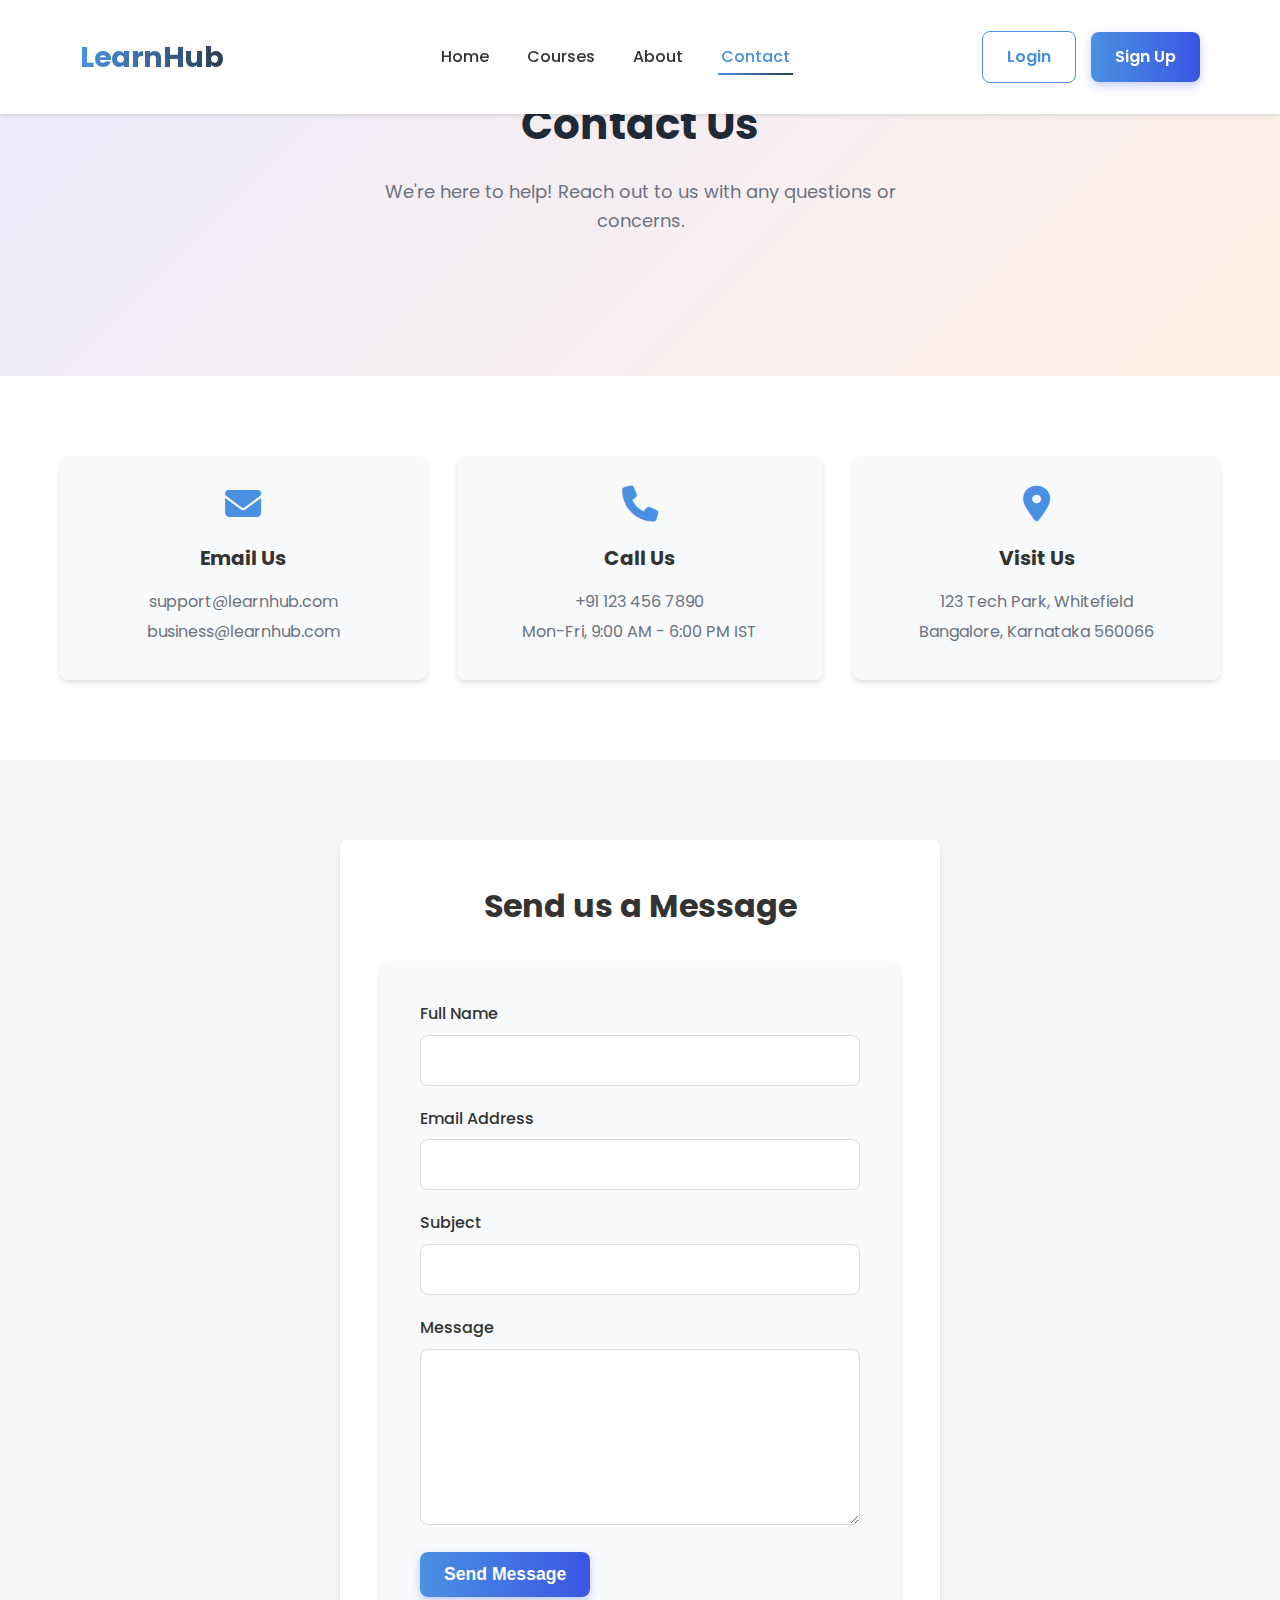
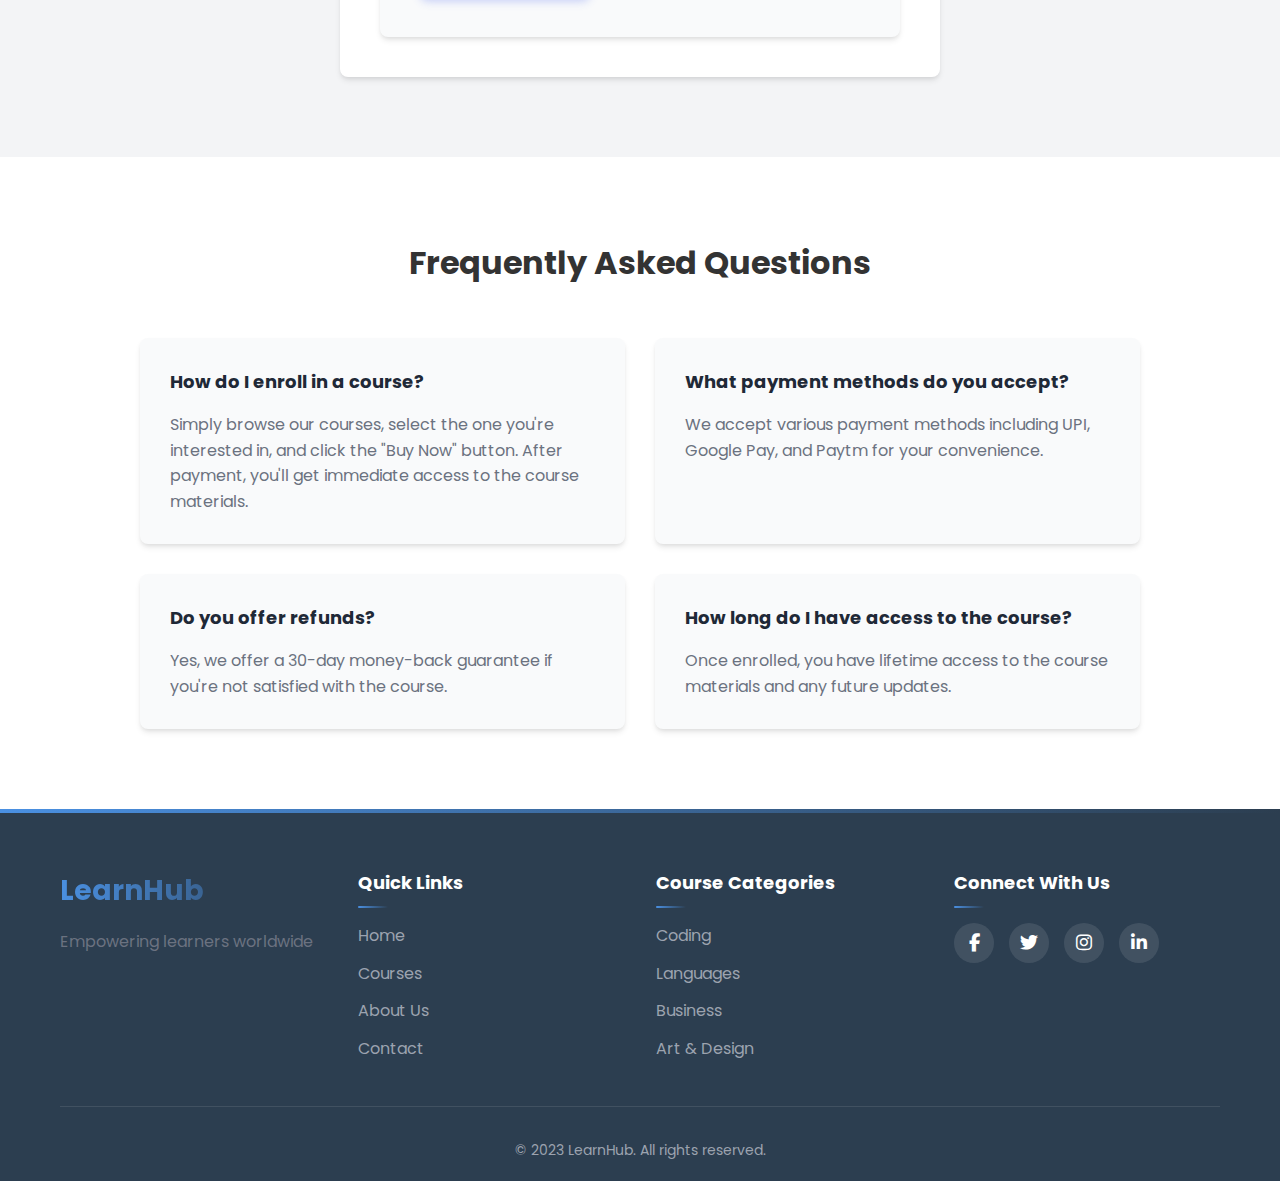
<file: contact.html>
<!DOCTYPE html>
<html lang="en">
<head>
    <meta charset="UTF-8">
    <meta name="viewport" content="width=device-width, initial-scale=1.0">
    <title>Contact Us - LearnHub</title>
    <link rel="stylesheet" href="css/styles.css">
    <link rel="stylesheet" href="https://cdnjs.cloudflare.com/ajax/libs/font-awesome/6.4.0/css/all.min.css">
    <link href="https://fonts.googleapis.com/css2?family=Poppins:wght@300;400;500;600;700&display=swap" rel="stylesheet">
</head>
<body>
    <header>
        <nav class="navbar">
            <div class="container">
                <div class="logo">
                    <h1>LearnHub</h1>
                </div>
                <div class="nav-links">
                    <ul>
                        <li><a href="index.html">Home</a></li>
                        <li><a href="courses.html">Courses</a></li>
                        <li><a href="about.html">About</a></li>
                        <li><a href="contact.html" class="active">Contact</a></li>
                    </ul>
                </div>
                <div class="auth-buttons">
                    <a href="login.html" class="btn btn-login">Login</a>
                    <a href="signup.html" class="btn btn-signup">Sign Up</a>
                </div>
                <div class="menu-toggle">
                    <i class="fas fa-bars"></i>
                </div>
            </div>
        </nav>
    </header>

    <section class="contact-hero">
        <div class="container">
            <div class="section-header">
                <h1>Contact Us</h1>
                <p>We're here to help! Reach out to us with any questions or concerns.</p>
            </div>
        </div>
    </section>

    <section class="contact-info">
        <div class="container">
            <div class="contact-grid">
                <div class="contact-card">
                    <i class="fas fa-envelope"></i>
                    <h3>Email Us</h3>
                    <p>support@learnhub.com</p>
                    <p>business@learnhub.com</p>
                </div>
                <div class="contact-card">
                    <i class="fas fa-phone"></i>
                    <h3>Call Us</h3>
                    <p>+91 123 456 7890</p>
                    <p>Mon-Fri, 9:00 AM - 6:00 PM IST</p>
                </div>
                <div class="contact-card">
                    <i class="fas fa-map-marker-alt"></i>
                    <h3>Visit Us</h3>
                    <p>123 Tech Park, Whitefield</p>
                    <p>Bangalore, Karnataka 560066</p>
                </div>
            </div>
        </div>
    </section>

    <section class="contact-form-section">
        <div class="container">
            <div class="form-container">
                <h2>Send us a Message</h2>
                <form class="contact-form" id="contactForm">
                    <div class="form-group">
                        <label for="name">Full Name</label>
                        <input type="text" id="name" name="name" required>
                    </div>
                    <div class="form-group">
                        <label for="email">Email Address</label>
                        <input type="email" id="email" name="email" required>
                    </div>
                    <div class="form-group">
                        <label for="subject">Subject</label>
                        <input type="text" id="subject" name="subject" required>
                    </div>
                    <div class="form-group">
                        <label for="message">Message</label>
                        <textarea id="message" name="message" rows="6" required></textarea>
                    </div>
                    <button type="submit" class="btn btn-primary">Send Message</button>
                </form>
            </div>
        </div>
    </section>

    <section class="faq">
        <div class="container">
            <h2>Frequently Asked Questions</h2>
            <div class="faq-grid">
                <div class="faq-item">
                    <h3>How do I enroll in a course?</h3>
                    <p>Simply browse our courses, select the one you're interested in, and click the "Buy Now" button. After payment, you'll get immediate access to the course materials.</p>
                </div>
                <div class="faq-item">
                    <h3>What payment methods do you accept?</h3>
                    <p>We accept various payment methods including UPI, Google Pay, and Paytm for your convenience.</p>
                </div>
                <div class="faq-item">
                    <h3>Do you offer refunds?</h3>
                    <p>Yes, we offer a 30-day money-back guarantee if you're not satisfied with the course.</p>
                </div>
                <div class="faq-item">
                    <h3>How long do I have access to the course?</h3>
                    <p>Once enrolled, you have lifetime access to the course materials and any future updates.</p>
                </div>
            </div>
        </div>
    </section>

    <footer>
        <div class="container">
            <div class="footer-content">
                <div class="footer-logo">
                    <h2>LearnHub</h2>
                    <p>Empowering learners worldwide</p>
                </div>
                <div class="footer-links">
                    <h3>Quick Links</h3>
                    <ul>
                        <li><a href="index.html">Home</a></li>
                        <li><a href="courses.html">Courses</a></li>
                        <li><a href="about.html">About Us</a></li>
                        <li><a href="contact.html">Contact</a></li>
                    </ul>
                </div>
                <div class="footer-categories">
                    <h3>Course Categories</h3>
                    <ul>
                        <li><a href="courses.html?category=coding">Coding</a></li>
                        <li><a href="courses.html?category=languages">Languages</a></li>
                        <li><a href="courses.html?category=business">Business</a></li>
                        <li><a href="courses.html?category=art">Art & Design</a></li>
                    </ul>
                </div>
                <div class="footer-social">
                    <h3>Connect With Us</h3>
                    <div class="social-icons">
                        <a href="#"><i class="fab fa-facebook-f"></i></a>
                        <a href="#"><i class="fab fa-twitter"></i></a>
                        <a href="#"><i class="fab fa-instagram"></i></a>
                        <a href="#"><i class="fab fa-linkedin-in"></i></a>
                    </div>
                </div>
            </div>
            <div class="footer-bottom">
                <p>&copy; 2023 LearnHub. All rights reserved.</p>
            </div>
        </div>
    </footer>

    <script src="js/script.js"></script>
</body>
</html>
</file>
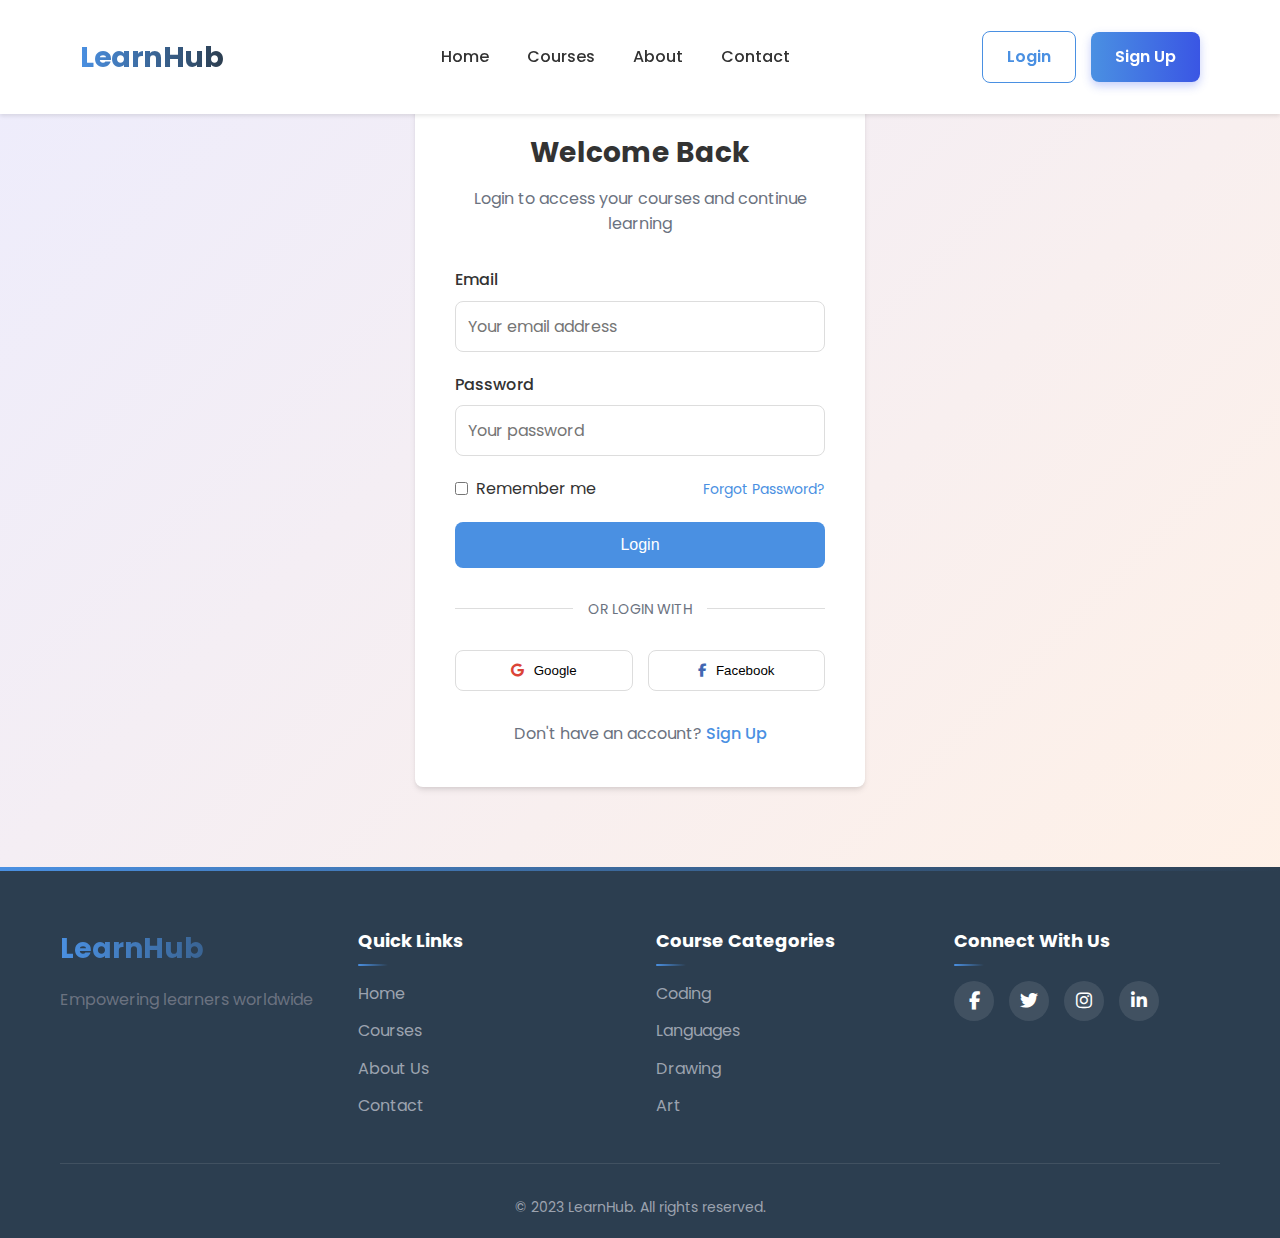
<file: login.html>
<!DOCTYPE html>
<html lang="en">
<head>
    <meta charset="UTF-8">
    <meta name="viewport" content="width=device-width, initial-scale=1.0">
    <title>Login - LearnHub</title>
    <link rel="stylesheet" href="css/styles.css">
    <link rel="stylesheet" href="https://cdnjs.cloudflare.com/ajax/libs/font-awesome/6.4.0/css/all.min.css">
    <link href="https://fonts.googleapis.com/css2?family=Poppins:wght@300;400;500;600;700&display=swap" rel="stylesheet">
    <style>
        .auth-container {
            padding: 80px 0;
            background: linear-gradient(135deg, rgba(79, 70, 229, 0.1) 0%, rgba(249, 115, 22, 0.1) 100%);
            min-height: calc(100vh - 130px);
            display: flex;
            align-items: center;
            justify-content: center;
        }
        
        .auth-card {
            background-color: #fff;
            border-radius: var(--border-radius);
            box-shadow: var(--box-shadow);
            width: 100%;
            max-width: 450px;
            padding: 40px;
        }
        
        .auth-header {
            text-align: center;
            margin-bottom: 30px;
        }
        
        .auth-header h2 {
            font-size: 28px;
            margin-bottom: 10px;
        }
        
        .auth-header p {
            color: var(--gray-color);
        }
        
        .form-group {
            margin-bottom: 20px;
        }
        
        .form-group label {
            display: block;
            margin-bottom: 8px;
            font-weight: 500;
        }
        
        .form-group input {
            width: 100%;
            padding: 12px;
            border: 1px solid #ddd;
            border-radius: var(--border-radius);
            font-family: inherit;
            font-size: 16px;
        }
        
        .form-group input:focus {
            outline: none;
            border-color: var(--primary-color);
        }
        
        .remember-forgot {
            display: flex;
            justify-content: space-between;
            align-items: center;
            margin-bottom: 20px;
        }
        
        .remember-me {
            display: flex;
            align-items: center;
        }
        
        .remember-me input {
            margin-right: 8px;
        }
        
        .forgot-password {
            color: var(--primary-color);
            font-size: 14px;
        }
        
        .auth-btn {
            width: 100%;
            padding: 14px;
            background-color: var(--primary-color);
            color: #fff;
            border: none;
            border-radius: var(--border-radius);
            font-size: 16px;
            font-weight: 500;
            cursor: pointer;
            transition: background-color 0.3s;
        }
        
        .auth-btn:hover {
            background-color: var(--primary-dark);
        }
        
        .auth-divider {
            display: flex;
            align-items: center;
            margin: 30px 0;
        }
        
        .auth-divider::before,
        .auth-divider::after {
            content: "";
            flex: 1;
            height: 1px;
            background-color: #ddd;
        }
        
        .auth-divider span {
            padding: 0 15px;
            color: var(--gray-color);
            font-size: 14px;
        }
        
        .social-login {
            display: grid;
            grid-template-columns: 1fr 1fr;
            gap: 15px;
            margin-bottom: 30px;
        }
        
        .social-btn {
            display: flex;
            align-items: center;
            justify-content: center;
            padding: 12px;
            border-radius: var(--border-radius);
            border: 1px solid #ddd;
            background-color: #fff;
            cursor: pointer;
            transition: all 0.3s;
        }
        
        .social-btn i {
            margin-right: 10px;
        }
        
        .google-btn i {
            color: #DB4437;
        }
        
        .facebook-btn i {
            color: #4267B2;
        }
        
        .social-btn:hover {
            background-color: #f3f4f6;
        }
        
        .auth-footer {
            text-align: center;
            margin-top: 20px;
            color: var(--gray-color);
        }
        
        .auth-footer a {
            color: var(--primary-color);
            font-weight: 500;
        }
    </style>
</head>
<body>
    <header>
        <nav class="navbar">
            <div class="container">
                <div class="logo">
                    <h1>LearnHub</h1>
                </div>
                <div class="nav-links">
                    <ul>
                        <li><a href="index.html">Home</a></li>
                        <li><a href="courses.html">Courses</a></li>
                        <li><a href="#about">About</a></li>
                        <li><a href="#contact">Contact</a></li>
                    </ul>
                </div>
                <div class="auth-buttons">
                    <a href="login.html" class="btn btn-login active">Login</a>
                    <a href="signup.html" class="btn btn-signup">Sign Up</a>
                </div>
                <div class="menu-toggle">
                    <i class="fas fa-bars"></i>
                </div>
            </div>
        </nav>
    </header>

    <section class="auth-container">
        <div class="auth-card">
            <div class="auth-header">
                <h2>Welcome Back</h2>
                <p>Login to access your courses and continue learning</p>
            </div>
            
            <form id="loginForm">
                <div class="form-group">
                    <label for="login-email">Email</label>
                    <input type="email" id="login-email" name="email" placeholder="Your email address" required>
                </div>
                
                <div class="form-group">
                    <label for="login-password">Password</label>
                    <input type="password" id="login-password" name="password" placeholder="Your password" required>
                </div>
                
                <div class="remember-forgot">
                    <div class="remember-me">
                        <input type="checkbox" id="remember" name="remember">
                        <label for="remember">Remember me</label>
                    </div>
                    <a href="#" class="forgot-password">Forgot Password?</a>
                </div>
                
                <button type="submit" class="auth-btn">Login</button>
            </form>
            
            <div class="auth-divider">
                <span>OR LOGIN WITH</span>
            </div>
            
            <div class="social-login">
                <button type="button" id="google-login" class="social-btn google-btn">
                    <i class="fab fa-google"></i> Google
                </button>
                <button type="button" id="facebook-login" class="social-btn facebook-btn">
                    <i class="fab fa-facebook-f"></i> Facebook
                </button>
            </div>
            
            <div class="auth-footer">
                <p>Don't have an account? <a href="signup.html">Sign Up</a></p>
            </div>
        </div>
    </section>

    <footer>
        <div class="container">
            <div class="footer-content">
                <div class="footer-logo">
                    <h2>LearnHub</h2>
                    <p>Empowering learners worldwide</p>
                </div>
                <div class="footer-links">
                    <h3>Quick Links</h3>
                    <ul>
                        <li><a href="index.html">Home</a></li>
                        <li><a href="courses.html">Courses</a></li>
                        <li><a href="#about">About Us</a></li>
                        <li><a href="#contact">Contact</a></li>
                    </ul>
                </div>
                <div class="footer-categories">
                    <h3>Course Categories</h3>
                    <ul>
                        <li><a href="courses.html?category=coding">Coding</a></li>
                        <li><a href="courses.html?category=languages">Languages</a></li>
                        <li><a href="courses.html?category=drawing">Drawing</a></li>
                        <li><a href="courses.html?category=art">Art</a></li>
                    </ul>
                </div>
                <div class="footer-social">
                    <h3>Connect With Us</h3>
                    <div class="social-icons">
                        <a href="#"><i class="fab fa-facebook-f"></i></a>
                        <a href="#"><i class="fab fa-twitter"></i></a>
                        <a href="#"><i class="fab fa-instagram"></i></a>
                        <a href="#"><i class="fab fa-linkedin-in"></i></a>
                    </div>
                </div>
            </div>
            <div class="footer-bottom">
                <p>&copy; 2023 LearnHub. All rights reserved.</p>
            </div>
        </div>
    </footer>

    <script src="js/script.js"></script>
</body>
</html>
</file>
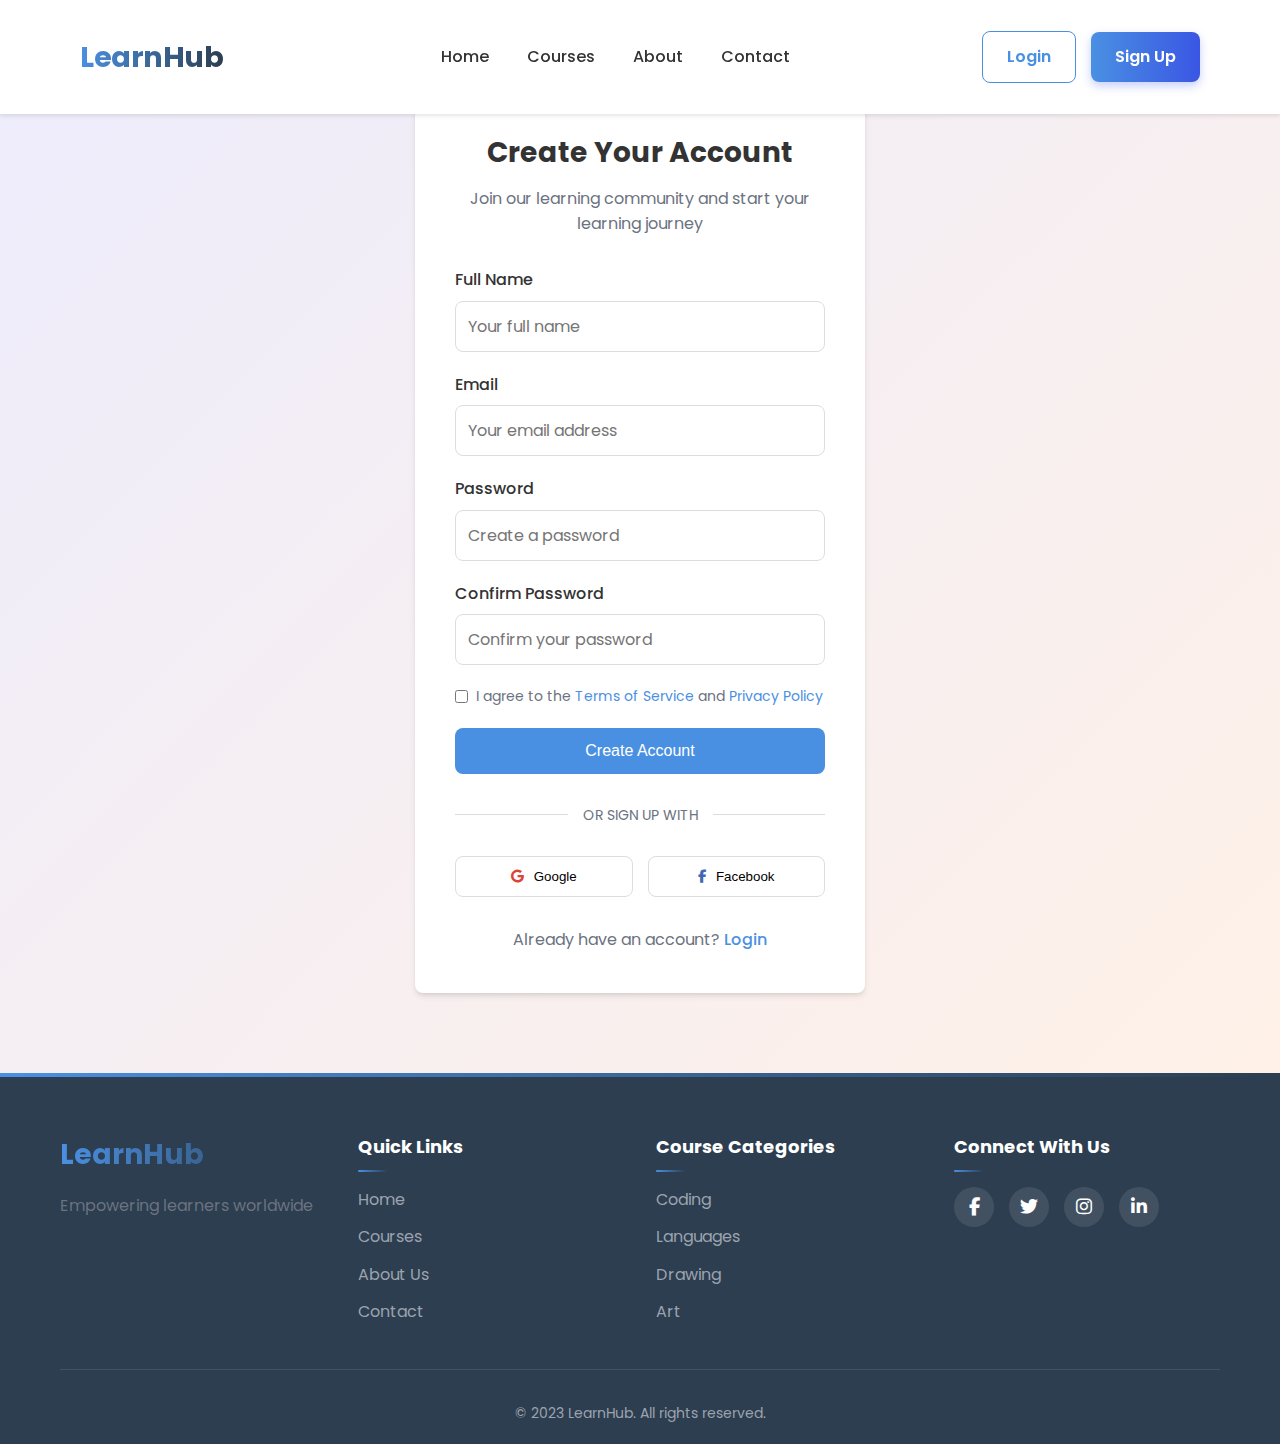
<file: signup.html>
<!DOCTYPE html>
<html lang="en">
<head>
    <meta charset="UTF-8">
    <meta name="viewport" content="width=device-width, initial-scale=1.0">
    <title>Sign Up - LearnHub</title>
    <link rel="stylesheet" href="css/styles.css">
    <link rel="stylesheet" href="https://cdnjs.cloudflare.com/ajax/libs/font-awesome/6.4.0/css/all.min.css">
    <link href="https://fonts.googleapis.com/css2?family=Poppins:wght@300;400;500;600;700&display=swap" rel="stylesheet">
    <style>
        .auth-container {
            padding: 80px 0;
            background: linear-gradient(135deg, rgba(79, 70, 229, 0.1) 0%, rgba(249, 115, 22, 0.1) 100%);
            min-height: calc(100vh - 130px);
            display: flex;
            align-items: center;
            justify-content: center;
        }
        
        .auth-card {
            background-color: #fff;
            border-radius: var(--border-radius);
            box-shadow: var(--box-shadow);
            width: 100%;
            max-width: 450px;
            padding: 40px;
        }
        
        .auth-header {
            text-align: center;
            margin-bottom: 30px;
        }
        
        .auth-header h2 {
            font-size: 28px;
            margin-bottom: 10px;
        }
        
        .auth-header p {
            color: var(--gray-color);
        }
        
        .form-group {
            margin-bottom: 20px;
        }
        
        .form-group label {
            display: block;
            margin-bottom: 8px;
            font-weight: 500;
        }
        
        .form-group input {
            width: 100%;
            padding: 12px;
            border: 1px solid #ddd;
            border-radius: var(--border-radius);
            font-family: inherit;
            font-size: 16px;
        }
        
        .form-group input:focus {
            outline: none;
            border-color: var(--primary-color);
        }
        
        .terms {
            display: flex;
            align-items: flex-start;
            margin-bottom: 20px;
        }
        
        .terms input {
            margin-right: 8px;
            margin-top: 5px;
        }
        
        .terms label {
            font-size: 14px;
            color: var(--gray-color);
        }
        
        .terms a {
            color: var(--primary-color);
        }
        
        .auth-btn {
            width: 100%;
            padding: 14px;
            background-color: var(--primary-color);
            color: #fff;
            border: none;
            border-radius: var(--border-radius);
            font-size: 16px;
            font-weight: 500;
            cursor: pointer;
            transition: background-color 0.3s;
        }
        
        .auth-btn:hover {
            background-color: var(--primary-dark);
        }
        
        .auth-divider {
            display: flex;
            align-items: center;
            margin: 30px 0;
        }
        
        .auth-divider::before,
        .auth-divider::after {
            content: "";
            flex: 1;
            height: 1px;
            background-color: #ddd;
        }
        
        .auth-divider span {
            padding: 0 15px;
            color: var(--gray-color);
            font-size: 14px;
        }
        
        .social-login {
            display: grid;
            grid-template-columns: 1fr 1fr;
            gap: 15px;
            margin-bottom: 30px;
        }
        
        .social-btn {
            display: flex;
            align-items: center;
            justify-content: center;
            padding: 12px;
            border-radius: var(--border-radius);
            border: 1px solid #ddd;
            background-color: #fff;
            cursor: pointer;
            transition: all 0.3s;
        }
        
        .social-btn i {
            margin-right: 10px;
        }
        
        .google-btn i {
            color: #DB4437;
        }
        
        .facebook-btn i {
            color: #4267B2;
        }
        
        .social-btn:hover {
            background-color: #f3f4f6;
        }
        
        .auth-footer {
            text-align: center;
            margin-top: 20px;
            color: var(--gray-color);
        }
        
        .auth-footer a {
            color: var(--primary-color);
            font-weight: 500;
        }
    </style>
</head>
<body>
    <header>
        <nav class="navbar">
            <div class="container">
                <div class="logo">
                    <h1>LearnHub</h1>
                </div>
                <div class="nav-links">
                    <ul>
                        <li><a href="index.html">Home</a></li>
                        <li><a href="courses.html">Courses</a></li>
                        <li><a href="#about">About</a></li>
                        <li><a href="#contact">Contact</a></li>
                    </ul>
                </div>
                <div class="auth-buttons">
                    <a href="login.html" class="btn btn-login">Login</a>
                    <a href="signup.html" class="btn btn-signup active">Sign Up</a>
                </div>
                <div class="menu-toggle">
                    <i class="fas fa-bars"></i>
                </div>
            </div>
        </nav>
    </header>

    <section class="auth-container">
        <div class="auth-card">
            <div class="auth-header">
                <h2>Create Your Account</h2>
                <p>Join our learning community and start your learning journey</p>
            </div>
            
            <form id="signupForm">
                <div class="form-group">
                    <label for="signup-name">Full Name</label>
                    <input type="text" id="signup-name" name="name" placeholder="Your full name" required>
                </div>
                
                <div class="form-group">
                    <label for="signup-email">Email</label>
                    <input type="email" id="signup-email" name="email" placeholder="Your email address" required>
                </div>
                
                <div class="form-group">
                    <label for="signup-password">Password</label>
                    <input type="password" id="signup-password" name="password" placeholder="Create a password" required>
                </div>
                
                <div class="form-group">
                    <label for="signup-confirm-password">Confirm Password</label>
                    <input type="password" id="signup-confirm-password" name="confirm-password" placeholder="Confirm your password" required>
                </div>
                
                <div class="terms">
                    <input type="checkbox" id="terms" name="terms" required>
                    <label for="terms">I agree to the <a href="terms.html">Terms of Service</a> and <a href="privacy-policy.html">Privacy Policy</a></label>
                </div>
                
                <button type="submit" class="auth-btn">Create Account</button>
            </form>
            
            <div class="auth-divider">
                <span>OR SIGN UP WITH</span>
            </div>
            
            <div class="social-login">
                <button type="button" id="google-login" class="social-btn google-btn">
                    <i class="fab fa-google"></i> Google
                </button>
                <button type="button" id="facebook-login" class="social-btn facebook-btn">
                    <i class="fab fa-facebook-f"></i> Facebook
                </button>
            </div>
            
            <div class="auth-footer">
                <p>Already have an account? <a href="login.html">Login</a></p>
            </div>
        </div>
    </section>

    <footer>
        <div class="container">
            <div class="footer-content">
                <div class="footer-logo">
                    <h2>LearnHub</h2>
                    <p>Empowering learners worldwide</p>
                </div>
                <div class="footer-links">
                    <h3>Quick Links</h3>
                    <ul>
                        <li><a href="index.html">Home</a></li>
                        <li><a href="courses.html">Courses</a></li>
                        <li><a href="#about">About Us</a></li>
                        <li><a href="#contact">Contact</a></li>
                    </ul>
                </div>
                <div class="footer-categories">
                    <h3>Course Categories</h3>
                    <ul>
                        <li><a href="courses.html?category=coding">Coding</a></li>
                        <li><a href="courses.html?category=languages">Languages</a></li>
                        <li><a href="courses.html?category=drawing">Drawing</a></li>
                        <li><a href="courses.html?category=art">Art</a></li>
                    </ul>
                </div>
                <div class="footer-social">
                    <h3>Connect With Us</h3>
                    <div class="social-icons">
                        <a href="#"><i class="fab fa-facebook-f"></i></a>
                        <a href="#"><i class="fab fa-twitter"></i></a>
                        <a href="#"><i class="fab fa-instagram"></i></a>
                        <a href="#"><i class="fab fa-linkedin-in"></i></a>
                    </div>
                </div>
            </div>
            <div class="footer-bottom">
                <p>&copy; 2023 LearnHub. All rights reserved.</p>
            </div>
        </div>
    </footer>

    <script src="js/script.js"></script>
</body>
</html>
</file>
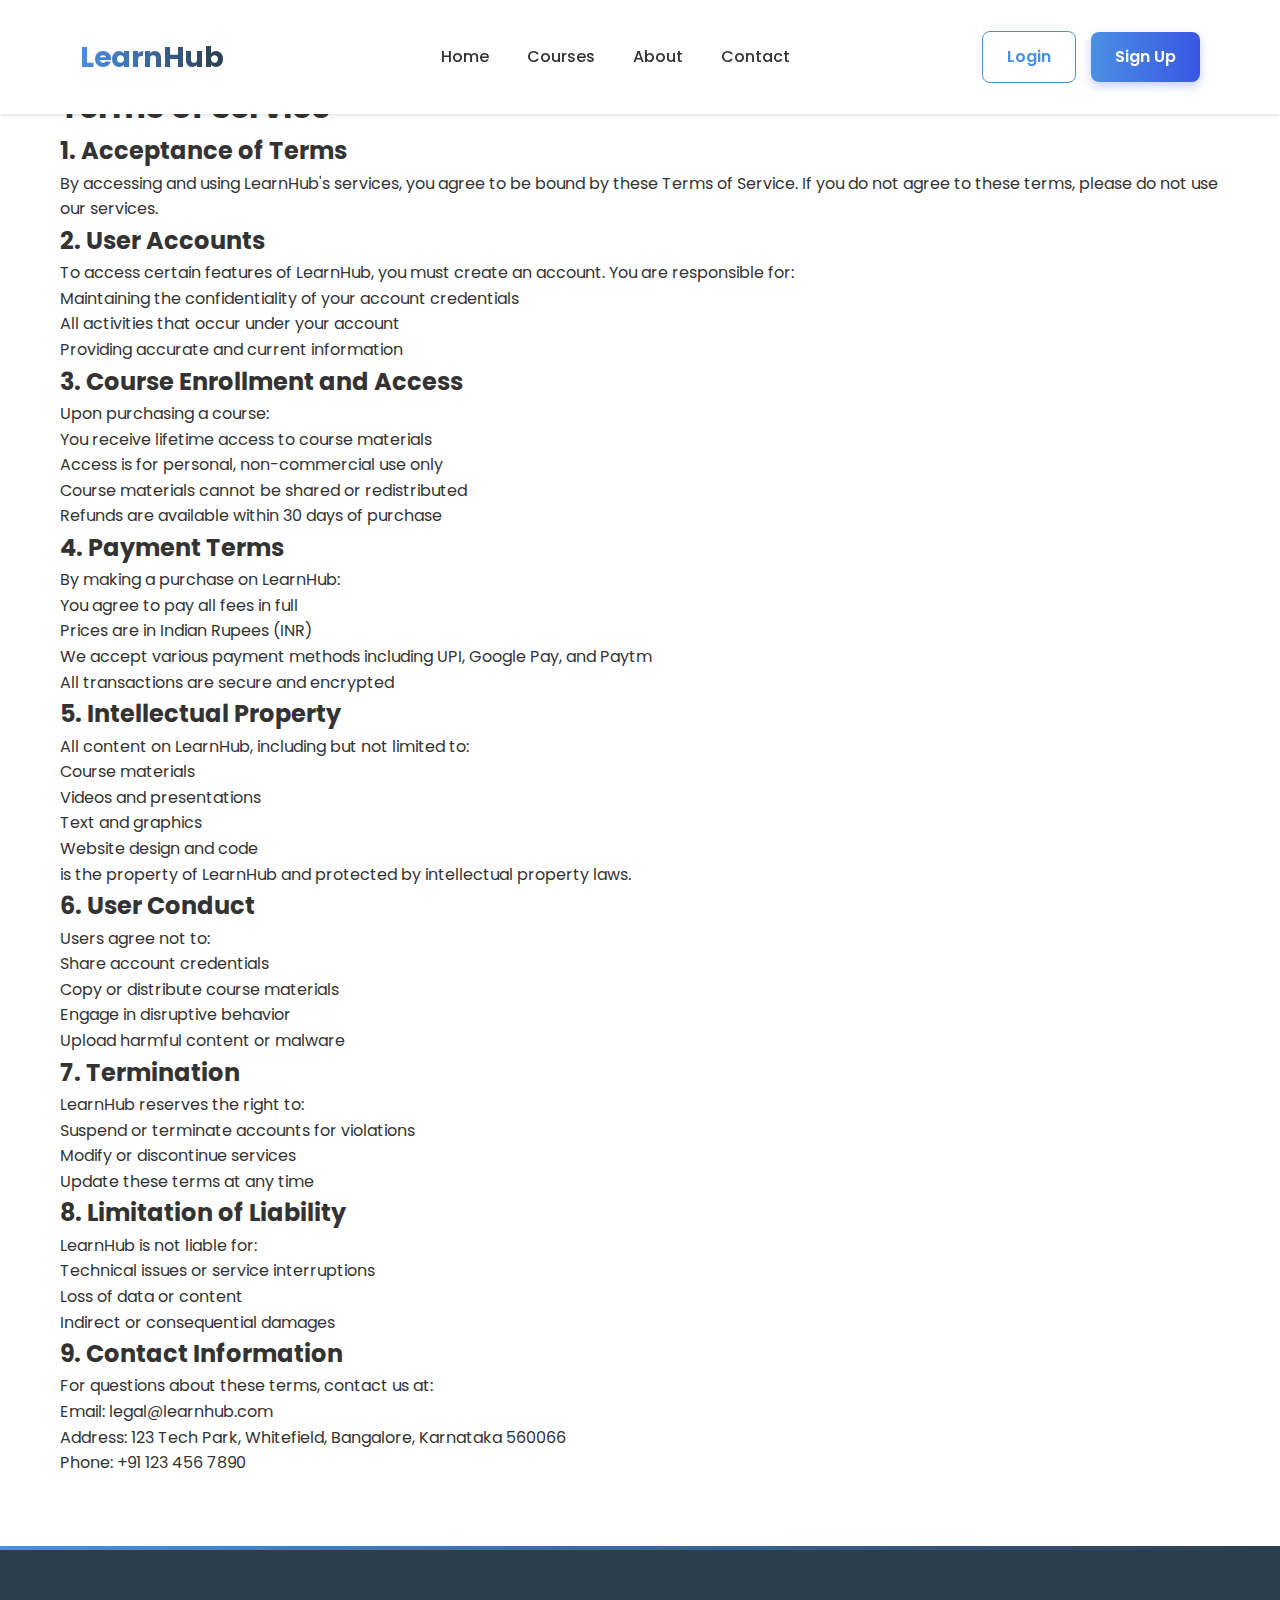
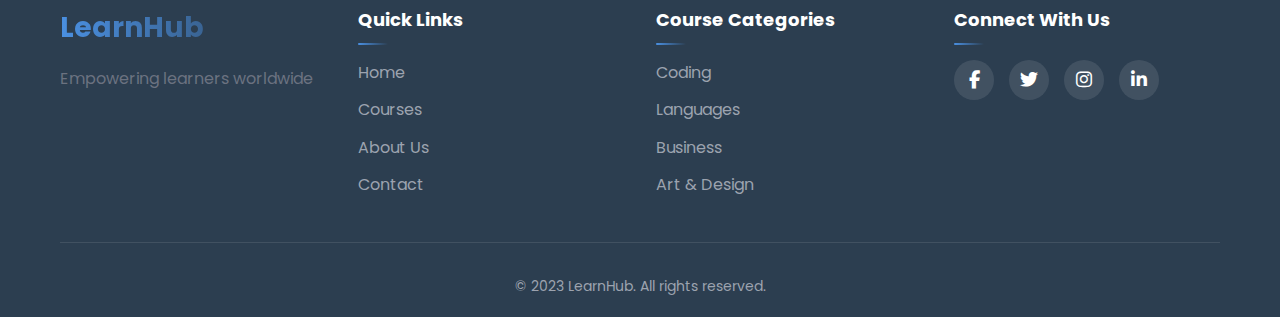
<file: terms.html>
<!DOCTYPE html>
<html lang="en">
<head>
    <meta charset="UTF-8">
    <meta name="viewport" content="width=device-width, initial-scale=1.0">
    <title>Terms of Service - LearnHub</title>
    <link rel="stylesheet" href="css/styles.css">
    <link rel="stylesheet" href="https://cdnjs.cloudflare.com/ajax/libs/font-awesome/6.4.0/css/all.min.css">
    <link href="https://fonts.googleapis.com/css2?family=Poppins:wght@300;400;500;600;700&display=swap" rel="stylesheet">
</head>
<body>
    <header>
        <nav class="navbar">
            <div class="container">
                <div class="logo">
                    <h1>LearnHub</h1>
                </div>
                <div class="nav-links">
                    <ul>
                        <li><a href="index.html">Home</a></li>
                        <li><a href="courses.html">Courses</a></li>
                        <li><a href="about.html">About</a></li>
                        <li><a href="contact.html">Contact</a></li>
                    </ul>
                </div>
                <div class="auth-buttons">
                    <a href="login.html" class="btn btn-login">Login</a>
                    <a href="signup.html" class="btn btn-signup">Sign Up</a>
                </div>
                <div class="menu-toggle">
                    <i class="fas fa-bars"></i>
                </div>
            </div>
        </nav>
    </header>

    <section class="legal-content">
        <div class="container">
            <h1>Terms of Service</h1>
            <div class="legal-section">
                <h2>1. Acceptance of Terms</h2>
                <p>By accessing and using LearnHub's services, you agree to be bound by these Terms of Service. If you do not agree to these terms, please do not use our services.</p>
            </div>

            <div class="legal-section">
                <h2>2. User Accounts</h2>
                <p>To access certain features of LearnHub, you must create an account. You are responsible for:</p>
                <ul>
                    <li>Maintaining the confidentiality of your account credentials</li>
                    <li>All activities that occur under your account</li>
                    <li>Providing accurate and current information</li>
                </ul>
            </div>

            <div class="legal-section">
                <h2>3. Course Enrollment and Access</h2>
                <p>Upon purchasing a course:</p>
                <ul>
                    <li>You receive lifetime access to course materials</li>
                    <li>Access is for personal, non-commercial use only</li>
                    <li>Course materials cannot be shared or redistributed</li>
                    <li>Refunds are available within 30 days of purchase</li>
                </ul>
            </div>

            <div class="legal-section">
                <h2>4. Payment Terms</h2>
                <p>By making a purchase on LearnHub:</p>
                <ul>
                    <li>You agree to pay all fees in full</li>
                    <li>Prices are in Indian Rupees (INR)</li>
                    <li>We accept various payment methods including UPI, Google Pay, and Paytm</li>
                    <li>All transactions are secure and encrypted</li>
                </ul>
            </div>

            <div class="legal-section">
                <h2>5. Intellectual Property</h2>
                <p>All content on LearnHub, including but not limited to:</p>
                <ul>
                    <li>Course materials</li>
                    <li>Videos and presentations</li>
                    <li>Text and graphics</li>
                    <li>Website design and code</li>
                </ul>
                <p>is the property of LearnHub and protected by intellectual property laws.</p>
            </div>

            <div class="legal-section">
                <h2>6. User Conduct</h2>
                <p>Users agree not to:</p>
                <ul>
                    <li>Share account credentials</li>
                    <li>Copy or distribute course materials</li>
                    <li>Engage in disruptive behavior</li>
                    <li>Upload harmful content or malware</li>
                </ul>
            </div>

            <div class="legal-section">
                <h2>7. Termination</h2>
                <p>LearnHub reserves the right to:</p>
                <ul>
                    <li>Suspend or terminate accounts for violations</li>
                    <li>Modify or discontinue services</li>
                    <li>Update these terms at any time</li>
                </ul>
            </div>

            <div class="legal-section">
                <h2>8. Limitation of Liability</h2>
                <p>LearnHub is not liable for:</p>
                <ul>
                    <li>Technical issues or service interruptions</li>
                    <li>Loss of data or content</li>
                    <li>Indirect or consequential damages</li>
                </ul>
            </div>

            <div class="legal-section">
                <h2>9. Contact Information</h2>
                <p>For questions about these terms, contact us at:</p>
                <ul>
                    <li>Email: legal@learnhub.com</li>
                    <li>Address: 123 Tech Park, Whitefield, Bangalore, Karnataka 560066</li>
                    <li>Phone: +91 123 456 7890</li>
                </ul>
            </div>
        </div>
    </section>

    <footer>
        <div class="container">
            <div class="footer-content">
                <div class="footer-logo">
                    <h2>LearnHub</h2>
                    <p>Empowering learners worldwide</p>
                </div>
                <div class="footer-links">
                    <h3>Quick Links</h3>
                    <ul>
                        <li><a href="index.html">Home</a></li>
                        <li><a href="courses.html">Courses</a></li>
                        <li><a href="about.html">About Us</a></li>
                        <li><a href="contact.html">Contact</a></li>
                    </ul>
                </div>
                <div class="footer-categories">
                    <h3>Course Categories</h3>
                    <ul>
                        <li><a href="courses.html?category=coding">Coding</a></li>
                        <li><a href="courses.html?category=languages">Languages</a></li>
                        <li><a href="courses.html?category=business">Business</a></li>
                        <li><a href="courses.html?category=art">Art & Design</a></li>
                    </ul>
                </div>
                <div class="footer-social">
                    <h3>Connect With Us</h3>
                    <div class="social-icons">
                        <a href="#"><i class="fab fa-facebook-f"></i></a>
                        <a href="#"><i class="fab fa-twitter"></i></a>
                        <a href="#"><i class="fab fa-instagram"></i></a>
                        <a href="#"><i class="fab fa-linkedin-in"></i></a>
                    </div>
                </div>
            </div>
            <div class="footer-bottom">
                <p>&copy; 2023 LearnHub. All rights reserved.</p>
            </div>
        </div>
    </footer>
</body>
</html>
</file>
<file: css/styles.css>
/* Add a reset section to fix the removed CSS */
* {
    margin: 0;
    padding: 0;
    box-sizing: border-box;
}

/* Global Styles */
:root {
    /* Light Theme (Default) */
    --primary-color: #4361ee;
    --primary-dark: #3a56e4;
    --secondary-color: #f72585;
    --dark-color: #1f2937;
    --light-color: #f9fafb;
    --gray-color: #6b7280;
    --success-color: #10b981;
    --danger-color: #ef4444;
    --warning-color: #f59e0b;
    --max-width: 1200px;
    --border-radius: 8px;
    --box-shadow: 0 4px 6px -1px rgba(0, 0, 0, 0.1), 0 2px 4px -1px rgba(0, 0, 0, 0.06);
    
    /* Background and text colors */
    --bg-color: #ffffff;
    --bg-secondary: #f3f4f6;
    --bg-card: #ffffff;
    --text-color: #1f2937;
    --text-muted: #6b7280;
    --border-color: #e5e7eb;
}

/* Dark Theme */
[data-theme="dark"] {
    --primary-color: #4cc9f0; /* Light blue */
    --primary-dark: #4895ef; /* Slightly darker blue */
    --secondary-color: #f72585; /* Pink */
    --dark-color: #ffffff; /* Text color (now white) */
    --light-color: #1f2937; /* Used for some backgrounds */
    --gray-color: #adb5bd; /* Lighter gray for muted text */
    
    /* Background and text colors */
    --bg-color: #0b132b; /* Darker navy background */
    --bg-secondary: #1c2541; /* Slightly lighter navy for secondary elements */
    --bg-card: #171f35; /* Card background */
    --text-color: #e9ecef; /* Off-white text */
    --text-muted: #adb5bd; /* Lighter gray muted text */
    --border-color: #3a506b; /* Border color with blueish tint */
    --box-shadow: 0 4px 15px -1px rgba(0, 0, 0, 0.4), 0 2px 8px -1px rgba(0, 0, 0, 0.3); /* Adjusted shadow */
}

/* Adjust gradient text colors for dark mode */
[data-theme="dark"] .logo h1,
[data-theme="dark"] .discounted-price,
[data-theme="dark"] .footer-logo h2 {
    background: linear-gradient(to right, var(--primary-color), #b5179e); /* Adjust gradient */
    -webkit-background-clip: text;
    background-clip: text;
    -webkit-text-fill-color: transparent;
}

/* Adjust theme toggle hover for dark mode */
[data-theme="dark"] .theme-toggle:hover {
    background-color: var(--border-color);
}

/* Theme Transition */
* {
    transition: background-color 0.3s ease, color 0.3s ease, border-color 0.3s ease, box-shadow 0.3s ease, transform 0.3s ease;
}

body {
    font-family: 'Poppins', sans-serif;
    line-height: 1.6;
    color: var(--text-color);
    background-color: var(--bg-color);
}

/* Improved container */
.container {
    max-width: var(--max-width);
    margin: 0 auto;
    padding: 0 40px;
    width: 100%;
    box-sizing: border-box;
}

/* Enhanced Header with better spacing */
header {
    background-color: var(--bg-color);
    box-shadow: var(--box-shadow);
    position: sticky;
    top: 0;
    z-index: 100;
    border-bottom: 1px solid var(--border-color);
    padding: 5px 0;
}

.navbar {
    padding: 15px 0;
}

.navbar .container {
    display: flex;
    justify-content: space-between;
    align-items: center;
    gap: 40px;
}

/* Improved logo */
.logo h1 {
    font-size: 28px;
    background: linear-gradient(to right, var(--primary-color), var(--secondary-color));
    -webkit-background-clip: text;
    background-clip: text;
    -webkit-text-fill-color: transparent;
    font-weight: 700;
    letter-spacing: -0.5px;
    margin: 0;
}

/* Improved navigation spacing */
.nav-links {
    margin-left: 40px;
}

.nav-links ul {
    display: flex;
    gap: 50px;
    padding: 0;
    margin: 0;
}

.nav-links li {
    margin: 0;
}

.nav-links a {
    font-weight: 600;
    transition: color 0.3s;
    position: relative;
    padding-bottom: 5px;
    display: inline-block;
    padding: 5px 3px;
}

/* Add underline animation for nav links */
.nav-links a:after {
    content: '';
    position: absolute;
    width: 0;
    height: 2px;
    bottom: 0;
    left: 0;
    background: linear-gradient(to right, var(--primary-color), var(--secondary-color));
    transition: width 0.3s ease;
}

.nav-links a:hover:after, 
.nav-links a.active:after {
    width: 100%;
}

.nav-links a:hover {
    color: var(--primary-color);
}

.nav-links a.active {
    color: var(--primary-color);
}

/* Enhanced buttons */
.auth-buttons {
    display: flex;
    align-items: center;
}

.auth-buttons a {
    margin-left: 15px;
}

/* Styled theme toggle */
.theme-toggle {
    background: none;
    border: none;
    cursor: pointer;
    font-size: 22px;
    color: var(--text-color);
    margin-left: 20px;
    display: flex;
    align-items: center;
    justify-content: center;
    width: 40px;
    height: 40px;
    border-radius: 50%;
    background-color: var(--bg-secondary);
    transition: all 0.3s ease;
}

.theme-toggle:hover {
    transform: rotate(15deg);
    background-color: var(--border-color);
}

.menu-toggle {
    display: none;
    font-size: 20px;
    cursor: pointer;
}

/* Hero section spacing fixes */
.hero {
    background: linear-gradient(135deg, rgba(67, 97, 238, 0.12) 0%, rgba(247, 37, 133, 0.12) 100%);
    min-height: 520px;
    display: flex;
    align-items: center;
    position: relative;
    overflow: visible;
    padding-top: 80px;
    padding-bottom: 80px;
    margin-top: 0;
}

/* Add subtle background pattern back */
.hero:before {
    content: '';
    position: absolute;
    top: 0;
    left: 0;
    right: 0;
    bottom: 0;
    background-image: 
        radial-gradient(circle at 25px 25px, var(--border-color) 2px, transparent 0),
        radial-gradient(circle at 75px 75px, var(--border-color) 2px, transparent 0);
    background-size: 100px 100px;
    opacity: 0.2;
    z-index: 0;
}

.hero .container {
    display: grid;
    grid-template-columns: 1.2fr 0.8fr;
    align-items: center;
    gap: 40px;
    position: relative;
    z-index: 1;
    padding-top: 0;
    padding-bottom: 0;
}

/* Improved hero content layout */
.hero-content {
    padding: 0;
    max-width: 200%;
}

.hero-content h1 {
    font-size: 40px;
    line-height: 1.1;
    margin-bottom: 40px;
    color: var(--text-color);
    font-weight: 600;
    margin-top: 0;
    width: 100%;
    display: block;
    padding-right: 0;
    word-wrap: break-word;
    overflow-wrap: break-word;
    hyphens: auto;
}

.hero-content p {
    font-size: 18px;
    margin-bottom: 25px;
    color: var(--text-muted);
    max-width: 100%;
}

.promo-badge {
    display: inline-block;
    background: linear-gradient(120deg, rgba(247, 37, 133, 0.15) 0%, rgba(247, 37, 133, 0.25) 100%);
    color: var(--secondary-color);
    padding: 10px 20px;
    border-radius: 50px;
    font-weight: 600;
    margin-bottom: 30px;
    font-size: 15px;
    border: 1px solid rgba(247, 37, 133, 0.3);
    box-shadow: 0 2px 5px rgba(247, 37, 133, 0.1);
}

.hero-buttons {
    display: flex;
    gap: 20px;
    margin-top: 15px;
}

/* Enhanced hero image styling */
.hero-image {
    position: relative;
    height: 320px;
    background: linear-gradient(135deg, var(--bg-secondary) 0%, var(--bg-color) 100%);
    border-radius: 16px;
    box-shadow: 0 10px 25px rgba(0, 0, 0, 0.1);
    overflow: hidden;
    display: flex;
    align-items: center;
    justify-content: center;
    border: 1px solid var(--border-color);
    transform: perspective(1000px) rotateY(-5deg);
    transition: transform 0.5s ease;
}

.hero-image:hover {
    transform: perspective(1000px) rotateY(0deg);
}

.hero-image img {
    max-width: 100%;
    height: 100%;
    width: 100%;
    object-fit: cover;
}

/* Featured Courses */
.featured-courses {
    background-color: var(--bg-color);
}

.courses-grid {
    display: grid;
    grid-template-columns: repeat(auto-fill, minmax(320px, 1fr));
    gap: 40px;
}

.course-card {
    background-color: var(--bg-card);
    border-radius: var(--border-radius);
    overflow: hidden;
    box-shadow: var(--box-shadow);
    transition: transform 0.3s ease, box-shadow 0.3s ease;
    border: 1px solid var(--border-color);
    position: relative;
}

.course-card:hover {
    transform: translateY(-5px);
    box-shadow: 0 15px 30px rgba(0, 0, 0, 0.1);
}

.course-image {
    position: relative;
    height: 200px;
    overflow: hidden;
    background-color: var(--bg-secondary);
    border-bottom: 1px solid var(--border-color);
}

.course-image img {
    width: 100%;
    height: 100%;
    object-fit: cover;
    transition: transform 0.5s ease;
}

.course-card:hover .course-image img {
    transform: scale(1.05);
}

.course-category {
    position: absolute;
    top: 15px;
    left: 15px;
    background: linear-gradient(to right, var(--primary-color), var(--primary-dark));
    color: #fff;
    padding: 5px 12px;
    border-radius: 20px;
    font-size: 12px;
    font-weight: 500;
    box-shadow: 0 2px 5px rgba(0, 0, 0, 0.2);
}

.course-content {
    padding: 25px;
}

.course-content h3 {
    font-size: 20px;
    margin-bottom: 15px;
    font-weight: 600;
    color: var(--text-color);
}

.course-info {
    display: flex;
    margin-bottom: 15px;
}

.course-info span {
    margin-right: 15px;
    font-size: 14px;
    color: var(--text-muted);
}

.course-info i {
    margin-right: 5px;
    color: var(--primary-color);
}

.course-content p {
    color: var(--text-muted);
    margin-bottom: 15px;
    font-size: 14px;
    line-height: 1.6;
}

.course-price {
    display: flex;
    align-items: center;
    gap: 10px;
    margin-top: 20px;
}

.original-price {
    text-decoration: line-through;
    color: var(--text-muted);
    font-size: 14px;
}

.discounted-price {
    font-size: 20px;
    font-weight: 700;
    color: var(--text-color);
    background: linear-gradient(to right, var(--primary-color), var(--secondary-color));
    -webkit-background-clip: text;
    background-clip: text;
    -webkit-text-fill-color: transparent;
}

.discount-badge {
    background-color: rgba(16, 185, 129, 0.2);
    color: var(--success-color);
    padding: 4px 8px;
    border-radius: 4px;
    font-size: 12px;
    font-weight: 600;
}

.view-all {
    text-align: center;
    margin-top: 60px;
    padding-top: 20px;
}

/* How It Works */
.how-it-works {
    background-color: var(--bg-secondary);
    position: relative;
    overflow: hidden;
}

.how-it-works::before {
    content: '';
    position: absolute;
    top: -50px;
    right: -50px;
    width: 200px;
    height: 200px;
    border-radius: 50%;
    background: linear-gradient(135deg, rgba(67, 97, 238, 0.1), rgba(67, 97, 238, 0.05));
    z-index: 0;
}

.steps {
    display: grid;
    grid-template-columns: repeat(auto-fit, minmax(240px, 1fr));
    gap: 30px;
    position: relative;
    z-index: 1;
}

.step {
    background-color: var(--bg-card);
    padding: 30px;
    border-radius: 16px;
    text-align: center;
    box-shadow: var(--box-shadow);
    transition: transform 0.3s ease, box-shadow 0.3s ease;
    border: 1px solid var(--border-color);
}

.step:hover {
    transform: translateY(-5px);
    box-shadow: 0 15px 30px rgba(0, 0, 0, 0.1);
}

.step-icon {
    display: flex;
    align-items: center;
    justify-content: center;
    width: 80px;
    height: 80px;
    background: linear-gradient(135deg, rgba(67, 97, 238, 0.1), rgba(247, 37, 133, 0.1));
    border-radius: 16px;
    margin: 0 auto 20px;
    position: relative;
    transition: transform 0.3s ease;
}

.step:hover .step-icon {
    transform: rotateY(180deg);
    background: linear-gradient(135deg, rgba(247, 37, 133, 0.1), rgba(67, 97, 238, 0.1));
}

.step-icon i {
    font-size: 30px;
    color: var(--primary-color);
    transition: all 0.3s ease;
}

.step:hover .step-icon i {
    color: var(--secondary-color);
}

.step h3 {
    margin-bottom: 15px;
    font-size: 20px;
    color: var(--text-color);
    font-weight: 600;
}

.step p {
    color: var(--text-muted);
    font-size: 15px;
}

/* Payment Methods */
.payment-methods {
    background-color: var(--bg-color);
}

.payment-options {
    display: flex;
    justify-content: center;
    gap: 40px;
    flex-wrap: wrap;
}

.payment-option {
    text-align: center;
    padding: 25px;
    background-color: var(--bg-secondary);
    border-radius: 16px;
    width: 180px;
    transition: all 0.3s ease;
    border: 1px solid var(--border-color);
    box-shadow: var(--box-shadow);
}

.payment-option:hover {
    transform: translateY(-5px);
    box-shadow: 0 15px 30px rgba(0, 0, 0, 0.1);
}

.payment-option img {
    width: 120px;
    height: 60px;
    margin: 0 auto 15px;
    object-fit: contain;
    transition: transform 0.3s ease;
}

.payment-option:hover img {
    transform: scale(1.1);
}

.payment-option h3 {
    font-size: 18px;
    color: var(--text-color);
    font-weight: 600;
}

/* Testimonials */
.testimonials {
    background-color: var(--bg-secondary);
    position: relative;
    overflow: hidden;
}

.testimonials::after {
    content: '"';
    position: absolute;
    bottom: 50px;
    right: 50px;
    font-size: 300px;
    line-height: 0;
    font-family: serif;
    color: var(--primary-color);
    opacity: 0.05;
    z-index: 0;
}

.testimonial-slider {
    display: grid;
    grid-template-columns: repeat(auto-fit, minmax(300px, 1fr));
    gap: 30px;
    position: relative;
    z-index: 1;
}

.testimonial {
    background-color: var(--bg-card);
    border-radius: 16px;
    padding: 30px;
    box-shadow: var(--box-shadow);
    transition: transform 0.3s ease, box-shadow 0.3s ease;
    border: 1px solid var(--border-color);
    position: relative;
}

.testimonial::before {
    content: '"';
    position: absolute;
    top: 20px;
    left: 20px;
    font-size: 60px;
    line-height: 0;
    font-family: serif;
    color: var(--primary-color);
    opacity: 0.1;
}

.testimonial:hover {
    transform: translateY(-5px);
    box-shadow: 0 15px 30px rgba(0, 0, 0, 0.1);
}

.testimonial-content {
    margin-bottom: 25px;
}

.testimonial-content p {
    color: var(--text-color);
    font-style: italic;
    line-height: 1.7;
    position: relative;
    z-index: 1;
}

.testimonial-author {
    display: flex;
    align-items: center;
    border-top: 1px solid var(--border-color);
    padding-top: 20px;
}

.testimonial-author img {
    width: 60px;
    height: 60px;
    border-radius: 50%;
    margin-right: 15px;
    object-fit: cover;
    border: 3px solid var(--primary-color);
    padding: 2px;
}

.testimonial-author h4 {
    font-size: 16px;
    margin-bottom: 5px;
    color: var(--text-color);
    font-weight: 600;
}

.testimonial-author p {
    font-size: 14px;
    color: var(--text-muted);
}

/* Become Instructor */
.become-instructor {
    background: linear-gradient(135deg, rgba(67, 97, 238, 0.12) 0%, rgba(247, 37, 133, 0.12) 100%);
    position: relative;
    overflow: hidden;
}

.become-instructor::before {
    content: '';
    position: absolute;
    top: -100px;
    left: -100px;
    width: 300px;
    height: 300px;
    border-radius: 50%;
    background: linear-gradient(135deg, rgba(247, 37, 133, 0.1), rgba(247, 37, 133, 0.05));
    z-index: 0;
}

.become-instructor .container {
    display: grid;
    grid-template-columns: 1fr 1fr;
    align-items: center;
    gap: 60px;
    position: relative;
    z-index: 1;
}

.instructor-content h2 {
    font-size: 36px;
    margin-bottom: 25px;
    color: var(--text-color);
    font-weight: 700;
}

.instructor-content p {
    margin-bottom: 30px;
    color: var(--text-muted);
    font-size: 16px;
    line-height: 1.7;
}

.instructor-image {
    position: relative;
}

.instructor-image img {
    width: 100%;
    max-width: 400px;
    height: auto;
    margin: 0 auto;
    border-radius: 16px;
    box-shadow: 0 15px 30px rgba(0, 0, 0, 0.1);
    transform: perspective(1000px) rotateY(5deg);
    transition: transform 0.5s ease;
}

.instructor-image:hover img {
    transform: perspective(1000px) rotateY(0deg);
}

/* Contact Form */
.contact {
    padding: 80px 0;
    background-color: #fff;
}

.contact-form {
    max-width: 600px;
    margin: 0 auto;
    background-color: #f9fafb;
    padding: 40px;
    border-radius: var(--border-radius);
    box-shadow: var(--box-shadow);
}

.form-group {
    margin-bottom: 20px;
}

.form-group label {
    display: block;
    margin-bottom: 8px;
    font-weight: 500;
}

.form-group input, 
.form-group textarea {
    width: 100%;
    padding: 12px;
    border: 1px solid #ddd;
    border-radius: var(--border-radius);
    font-family: inherit;
    font-size: 16px;
}

.form-group input:focus, 
.form-group textarea:focus {
    outline: none;
    border-color: var(--primary-color);
}

/* Footer */
footer {
    background-color: var(--dark-color);
    color: #fff;
    padding: 80px 0 20px;
    position: relative;
}

footer::before {
    content: '';
    position: absolute;
    top: 0;
    left: 0;
    right: 0;
    height: 4px;
    background: linear-gradient(to right, var(--primary-color), var(--secondary-color));
}

.footer-content {
    display: grid;
    grid-template-columns: repeat(auto-fit, minmax(200px, 1fr));
    gap: 40px;
    margin-bottom: 40px;
}

.footer-logo h2 {
    font-size: 28px;
    margin-bottom: 15px;
    background: linear-gradient(to right, var(--primary-color), var(--secondary-color));
    -webkit-background-clip: text;
    background-clip: text;
    -webkit-text-fill-color: transparent;
    font-weight: 700;
}

.footer-logo p {
    color: var(--gray-color);
    margin-bottom: 20px;
}

.footer-links h3,
.footer-categories h3,
.footer-social h3 {
    font-size: 18px;
    margin-bottom: 25px;
    color: #fff;
    position: relative;
    display: inline-block;
}

.footer-links h3::after,
.footer-categories h3::after,
.footer-social h3::after {
    content: "";
    position: absolute;
    width: 30px;
    height: 2px;
    background: linear-gradient(to right, var(--primary-color), var(--secondary-color));
    bottom: -10px;
    left: 0;
    border-radius: 2px;
}

.footer-links ul li,
.footer-categories ul li {
    margin-bottom: 12px;
}

.footer-links a,
.footer-categories a {
    color: #9ca3af;
    transition: color 0.3s, transform 0.3s;
    display: inline-block;
}

.footer-links a:hover,
.footer-categories a:hover {
    color: #fff;
    transform: translateX(5px);
}

.social-icons {
    display: flex;
    gap: 15px;
}

.social-icons a {
    display: flex;
    align-items: center;
    justify-content: center;
    width: 40px;
    height: 40px;
    background: rgba(255, 255, 255, 0.1);
    border-radius: 50%;
    transition: all 0.3s;
}

.social-icons a:hover {
    background: linear-gradient(to right, var(--primary-color), var(--secondary-color));
    transform: translateY(-5px);
}

.social-icons i {
    font-size: 18px;
    color: #fff;
}

.footer-bottom {
    text-align: center;
    padding-top: 20px;
    border-top: 1px solid rgba(255, 255, 255, 0.1);
}

.footer-bottom p {
    color: #9ca3af;
    font-size: 14px;
}

/* View All Button Enhancement */
.view-all {
    text-align: center;
    margin-top: 60px;
    padding-top: 20px;
}

.view-all .btn {
    padding: 14px 30px;
    font-size: 16px;
    position: relative;
    overflow: hidden;
}

.view-all .btn::before {
    content: "";
    position: absolute;
    top: 0;
    left: -100%;
    width: 100%;
    height: 100%;
    background: linear-gradient(to right, transparent, rgba(255, 255, 255, 0.2), transparent);
    transition: left 0.7s ease;
}

.view-all .btn:hover::before {
    left: 100%;
}

/* Responsive Styles */
@media (max-width: 992px) {
    .hero {
        padding-top: 60px;
        padding-bottom: 60px;
    }
    
    .hero .container {
        grid-template-columns: 1fr;
        text-align: center;
        gap: 40px;
    }
    
    .hero-content h1 {
        font-size: 42px;
        margin-left: auto;
        margin-right: auto;
    }
    
    .hero-content p {
        margin-left: auto;
        margin-right: auto;
    }
    
    .become-instructor .container {
        grid-template-columns: 1fr;
        text-align: center;
        gap: 40px;
    }
    
    .hero-image,
    .instructor-image {
        margin-top: 20px;
        order: 2;
        max-width: 500px;
        margin-left: auto;
        margin-right: auto;
    }
    
    .hero-content,
    .instructor-content {
        order: 1;
        padding-right: 0;
    }
    
    .promo-badge {
        margin: 0 auto 30px;
    }
    
    .hero-buttons {
        justify-content: center;
    }
    
    .nav-links {
        margin-left: 30px;
    }
}

@media (max-width: 768px) {
    .container {
        padding: 0 25px;
    }
    
    .nav-links,
    .auth-buttons {
        display: none;
    }
    
    .menu-toggle {
        display: block;
    }
    
    .hero {
        padding-top: 50px;
        padding-bottom: 50px;
    }
    
    .hero-content h1 {
        font-size: 36px;
    }
    
    .section-header h2 {
        font-size: 28px;
    }
    
    .courses-grid,
    .testimonial-slider {
        grid-template-columns: 1fr;
        gap: 30px;
    }
    
    .payment-options {
        gap: 20px;
    }
    
    .payment-option {
        width: 140px;
    }
    
    .step-icon {
        width: 70px;
        height: 70px;
    }
}

@media (max-width: 576px) {
    .container {
        padding: 0 20px;
    }
    
    .hero {
        padding-top: 40px;
        padding-bottom: 40px;
        min-height: auto;
    }
    
    .hero-content h1 {
        font-size: 32px;
        margin-bottom: 15px;
    }
    
    .hero-content p {
        font-size: 16px;
        margin-bottom: 15px;
    }
    
    .hero-buttons {
        flex-direction: column;
        width: 100%;
    }
    
    .hero-buttons .btn {
        width: 100%;
        margin-bottom: 10px;
    }
    
    .section-header {
        margin-bottom: 40px;
    }
    
    .view-all {
        margin-top: 40px;
    }
}

/* About Page Styles */
.about-hero {
    padding: 80px 0;
    background: linear-gradient(135deg, rgba(79, 70, 229, 0.1) 0%, rgba(249, 115, 22, 0.1) 100%);
    text-align: center;
}

.about-hero h1 {
    font-size: 42px;
    margin-bottom: 20px;
    color: var(--dark-color);
}

.about-story {
    padding: 80px 0;
    background-color: #fff;
}

.story-content {
    max-width: 800px;
    margin: 0 auto 60px;
    text-align: center;
}

.story-content h2 {
    font-size: 32px;
    margin-bottom: 30px;
    color: var(--dark-color);
}

.story-content p {
    font-size: 18px;
    color: var(--gray-color);
    margin-bottom: 20px;
}

.stats-grid {
    display: grid;
    grid-template-columns: repeat(auto-fit, minmax(200px, 1fr));
    gap: 30px;
    text-align: center;
}

.stat-item h3 {
    font-size: 36px;
    color: var(--primary-color);
    margin-bottom: 10px;
}

.stat-item p {
    color: var(--gray-color);
}

.our-values {
    padding: 80px 0;
    background-color: #f3f4f6;
}

.our-values h2 {
    text-align: center;
    font-size: 32px;
    margin-bottom: 50px;
}

.values-grid {
    display: grid;
    grid-template-columns: repeat(auto-fit, minmax(250px, 1fr));
    gap: 30px;
}

.value-item {
    background-color: #fff;
    padding: 30px;
    border-radius: var(--border-radius);
    text-align: center;
    box-shadow: var(--box-shadow);
}

.value-item i {
    font-size: 36px;
    color: var(--primary-color);
    margin-bottom: 20px;
}

.value-item h3 {
    margin-bottom: 15px;
    font-size: 20px;
}

.value-item p {
    color: var(--gray-color);
}

.team {
    padding: 80px 0;
    background-color: #fff;
}

.team h2 {
    text-align: center;
    font-size: 32px;
    margin-bottom: 50px;
}

.team-grid {
    display: grid;
    grid-template-columns: repeat(auto-fit, minmax(250px, 1fr));
    gap: 40px;
    max-width: 1000px;
    margin: 0 auto;
}

.team-member {
    text-align: center;
}

.team-member img {
    width: 200px;
    height: 200px;
    border-radius: 50%;
    margin-bottom: 20px;
}

.team-member h3 {
    font-size: 20px;
    margin-bottom: 5px;
}

.team-member p {
    color: var(--gray-color);
}

/* Contact Page Styles */
.contact-hero {
    padding: 80px 0;
    background: linear-gradient(135deg, rgba(79, 70, 229, 0.1) 0%, rgba(249, 115, 22, 0.1) 100%);
    text-align: center;
}

.contact-hero h1 {
    font-size: 42px;
    margin-bottom: 20px;
    color: var(--dark-color);
}

.contact-info {
    padding: 80px 0;
    background-color: #fff;
}

.contact-grid {
    display: grid;
    grid-template-columns: repeat(auto-fit, minmax(250px, 1fr));
    gap: 30px;
}

.contact-card {
    background-color: #f9fafb;
    padding: 30px;
    border-radius: var(--border-radius);
    text-align: center;
    box-shadow: var(--box-shadow);
}

.contact-card i {
    font-size: 36px;
    color: var(--primary-color);
    margin-bottom: 20px;
}

.contact-card h3 {
    margin-bottom: 15px;
    font-size: 20px;
}

.contact-card p {
    color: var(--gray-color);
    margin-bottom: 5px;
}

.contact-form-section {
    padding: 80px 0;
    background-color: #f3f4f6;
}

.form-container {
    max-width: 600px;
    margin: 0 auto;
    background-color: #fff;
    padding: 40px;
    border-radius: var(--border-radius);
    box-shadow: var(--box-shadow);
}

.form-container h2 {
    text-align: center;
    font-size: 32px;
    margin-bottom: 30px;
}

.faq {
    padding: 80px 0;
    background-color: #fff;
}

.faq h2 {
    text-align: center;
    font-size: 32px;
    margin-bottom: 50px;
}

.faq-grid {
    display: grid;
    grid-template-columns: repeat(auto-fit, minmax(400px, 1fr));
    gap: 30px;
    max-width: 1000px;
    margin: 0 auto;
}

.faq-item {
    background-color: #f9fafb;
    padding: 30px;
    border-radius: var(--border-radius);
    box-shadow: var(--box-shadow);
}

.faq-item h3 {
    font-size: 18px;
    margin-bottom: 15px;
    color: var(--dark-color);
}

.faq-item p {
    color: var(--gray-color);
}

/* Responsive Styles for About and Contact Pages */
@media (max-width: 768px) {
    .about-hero h1,
    .contact-hero h1 {
        font-size: 32px;
    }

    .story-content h2,
    .our-values h2,
    .team h2,
    .form-container h2,
    .faq h2 {
        font-size: 28px;
    }

    .story-content p {
        font-size: 16px;
    }

    .stat-item h3 {
        font-size: 30px;
    }

    .faq-grid {
        grid-template-columns: 1fr;
    }

    .form-container {
        padding: 20px;
    }
}

@media (max-width: 576px) {
    .about-hero h1,
    .contact-hero h1 {
        font-size: 28px;
    }

    .team-member img {
        width: 150px;
        height: 150px;
    }
}

/* General Styles */
:root {
    --primary-color: #4A90E2;
    --secondary-color: #2C3E50;
    --accent-color: #E74C3C;
    --text-color: #333333;
    --light-gray: #F5F5F5;
    --medium-gray: #999999;
    --white: #FFFFFF;
}

body {
    font-family: 'Poppins', sans-serif;
    line-height: 1.6;
    color: var(--text-color);
}

.container {
    max-width: 1200px;
    margin: 0 auto;
    padding: 0 20px;
}

/* Header Styles */
.navbar {
    background-color: var(--white);
    box-shadow: 0 2px 4px rgba(0, 0, 0, 0.1);
    position: fixed;
    width: 100%;
    top: 0;
    z-index: 1000;
}

.navbar .container {
    display: flex;
    justify-content: space-between;
    align-items: center;
    padding: 1rem 40px;
}

.logo h1 {
    color: var(--primary-color);
    font-size: 1.8rem;
}

.nav-links ul {
    display: flex;
    list-style: none;
    gap: 2rem;
}

.nav-links a {
    text-decoration: none;
    color: var(--text-color);
    font-weight: 500;
    transition: color 0.3s ease;
}

.nav-links a:hover,
.nav-links a.active {
    color: var(--primary-color);
}

/* Hero Section */
.hero-section {
    background-color: var(--light-gray);
    padding: 120px 0 60px;
    text-align: center;
}

.hero-content h1 {
    font-size: 3rem;
    color: var(--secondary-color);
    margin-bottom: 1rem;
}

.hero-content p {
    font-size: 1.2rem;
    color: var(--medium-gray);
    max-width: 600px;
    margin: 0 auto;
}

/* Mission Section */
.mission-section {
    padding: 80px 0;
    background-color: var(--white);
}

.mission-content {
    max-width: 800px;
    margin: 0 auto;
    text-align: center;
}

.mission-content h2 {
    color: var(--secondary-color);
    font-size: 2.5rem;
    margin-bottom: 2rem;
}

.mission-content p {
    font-size: 1.1rem;
    color: var(--text-color);
}

/* Values Section */
.values-section {
    padding: 80px 0;
    background-color: var(--light-gray);
}

.values-section h2 {
    text-align: center;
    color: var(--secondary-color);
    font-size: 2.5rem;
    margin-bottom: 3rem;
}

.values-grid {
    display: grid;
    grid-template-columns: repeat(auto-fit, minmax(250px, 1fr));
    gap: 2rem;
    padding: 0 20px;
}

.value-card {
    background-color: var(--white);
    padding: 2rem;
    border-radius: 10px;
    text-align: center;
    box-shadow: 0 4px 6px rgba(0, 0, 0, 0.1);
    transition: transform 0.3s ease;
}

.value-card:hover {
    transform: translateY(-5px);
}

/* Team Section */
.team-section {
    padding: 80px 0;
    background-color: var(--white);
}

.team-section h2 {
    text-align: center;
    color: var(--secondary-color);
    font-size: 2.5rem;
    margin-bottom: 3rem;
}

.team-grid {
    display: grid;
    grid-template-columns: repeat(auto-fit, minmax(250px, 1fr));
    gap: 2rem;
    padding: 0 20px;
}

.team-member {
    text-align: center;
}

.team-member img {
    width: 200px;
    height: 200px;
    border-radius: 50%;
    margin-bottom: 1rem;
    object-fit: cover;
}

/* Achievements Section */
.achievements-section {
    padding: 80px 0;
    background-color: var(--light-gray);
}

.achievements-grid {
    display: grid;
    grid-template-columns: repeat(auto-fit, minmax(200px, 1fr));
    gap: 2rem;
    padding: 0 20px;
}

.achievement-card {
    background-color: var(--white);
    padding: 2rem;
    border-radius: 10px;
    text-align: center;
    box-shadow: 0 4px 6px rgba(0, 0, 0, 0.1);
}

/* Join Section */
.join-section {
    padding: 80px 0;
    background-color: var(--primary-color);
    color: var(--white);
    text-align: center;
}

.btn-primary {
    background-color: var(--white);
    color: var(--primary-color);
    padding: 1rem 2rem;
    font-size: 1.1rem;
    text-decoration: none;
    border-radius: 5px;
    display: inline-block;
    transition: transform 0.3s ease;
}

.btn-primary:hover {
    transform: translateY(-2px);
}

/* Footer */
footer {
    background-color: var(--secondary-color);
    color: var(--white);
    padding: 60px 0 20px;
}

.footer-content {
    display: grid;
    grid-template-columns: repeat(auto-fit, minmax(200px, 1fr));
    gap: 2rem;
    margin-bottom: 2rem;
}

.footer-bottom {
    text-align: center;
    padding-top: 2rem;
    border-top: 1px solid rgba(255, 255, 255, 0.1);
}

/* Responsive Design */
@media (max-width: 768px) {
    .nav-links {
        display: none;
    }

    .hero-content h1 {
        font-size: 2.5rem;
    }

    .values-grid,
    .team-grid,
    .achievements-grid {
        grid-template-columns: 1fr;
    }
}

/* Add consistent vertical spacing for sections */
section {
    padding-top: 70px;
    padding-bottom: 70px;
}

/* Specific section spacing adjustments */
.featured-courses,
.how-it-works,
.payment-methods,
.testimonials,
.become-instructor {
    position: relative;
}

/* Improved section headers with better vertical rhythm */
.section-header {
    text-align: center;
    margin-bottom: 60px;
    max-width: 800px;
    margin-left: auto;
    margin-right: auto;
}

/* First section spacing adjustment */
.hero {
    position: relative;
    min-height: 520px;
}

/* View all spacing */
.view-all {
    text-align: center;
    margin-top: 60px;
    padding-top: 20px;
}

/* Mobile spacing and layout */
@media (max-width: 768px) {
    section {
        padding-top: 50px;
        padding-bottom: 50px;
    }
    
    .section-header {
        margin-bottom: 40px;
    }
}

@media (max-width: 576px) {
    section {
        padding-top: 40px;
        padding-bottom: 40px;
    }
    
    .hero {
        min-height: auto;
    }
}

/* Basic elements */
a {
    text-decoration: none;
    color: var(--text-color);
}

ul {
    list-style: none;
}

img {
    max-width: 100%;
    height: auto;
    display: block;
}

/* Section styling */
.section-header {
    text-align: center;
    margin-bottom: 60px;
}

.section-header h2 {
    font-size: 32px;
    margin-bottom: 15px;
    color: var(--text-color);
    position: relative;
    display: inline-block;
}

.section-header h2::after {
    content: "";
    position: absolute;
    width: 60px;
    height: 3px;
    background: linear-gradient(to right, var(--primary-color), var(--secondary-color));
    bottom: -10px;
    left: 50%;
    transform: translateX(-50%);
    border-radius: 3px;
}

.section-header p {
    color: var(--text-muted);
    font-size: 18px;
    max-width: 600px;
    margin: 0 auto;
}

/* Additional button styles */
.btn-outline {
    background-color: transparent;
    color: var(--primary-color);
    border: 1px solid var(--primary-color);
    transition: all 0.3s ease;
}

.btn-outline:hover {
    background: linear-gradient(to right, var(--primary-color), var(--primary-dark));
    color: #fff;
    transform: translateY(-2px);
    box-shadow: 0 4px 10px rgba(67, 97, 238, 0.3);
}

.btn-buy {
    width: 100%;
    background: linear-gradient(to right, var(--primary-color), var(--primary-dark));
    color: #fff;
    margin-top: 15px;
    box-shadow: 0 4px 10px rgba(67, 97, 238, 0.3);
}

.btn-buy:hover {
    background: linear-gradient(to right, var(--primary-dark), var(--primary-color));
    transform: translateY(-2px);
    box-shadow: 0 6px 15px rgba(67, 97, 238, 0.4);
}

/* Button styles */
.btn {
    display: inline-block;
    padding: 12px 24px;
    border-radius: var(--border-radius);
    font-weight: 600;
    cursor: pointer;
    transition: all 0.3s ease;
    text-align: center;
    border: none;
}

.btn-primary {
    background: linear-gradient(to right, var(--primary-color), var(--primary-dark));
    color: #fff;
    box-shadow: 0 4px 10px rgba(67, 97, 238, 0.3);
}

.btn-primary:hover {
    background: linear-gradient(to right, var(--primary-dark), var(--primary-color));
    transform: translateY(-2px);
    box-shadow: 0 6px 15px rgba(67, 97, 238, 0.4);
}

.btn-secondary {
    background: linear-gradient(to right, var(--secondary-color), #b5179e);
    color: #fff;
    box-shadow: 0 4px 10px rgba(247, 37, 133, 0.3);
}

.btn-secondary:hover {
    background: linear-gradient(to right, #b5179e, var(--secondary-color));
    transform: translateY(-2px);
    box-shadow: 0 6px 15px rgba(247, 37, 133, 0.4);
}

.btn-login {
    background-color: transparent;
    color: var(--primary-color);
    border: 1px solid var(--primary-color);
    box-shadow: none;
}

.btn-login:hover {
    background-color: rgba(67, 97, 238, 0.1);
    transform: translateY(-2px);
}

.btn-signup {
    background: linear-gradient(to right, var(--primary-color), var(--primary-dark));
    color: #fff;
    box-shadow: 0 4px 10px rgba(67, 97, 238, 0.3);
}

.btn-signup:hover {
    background: linear-gradient(to right, var(--primary-dark), var(--primary-color));
    transform: translateY(-2px);
    box-shadow: 0 6px 15px rgba(67, 97, 238, 0.4);
}
</file>
